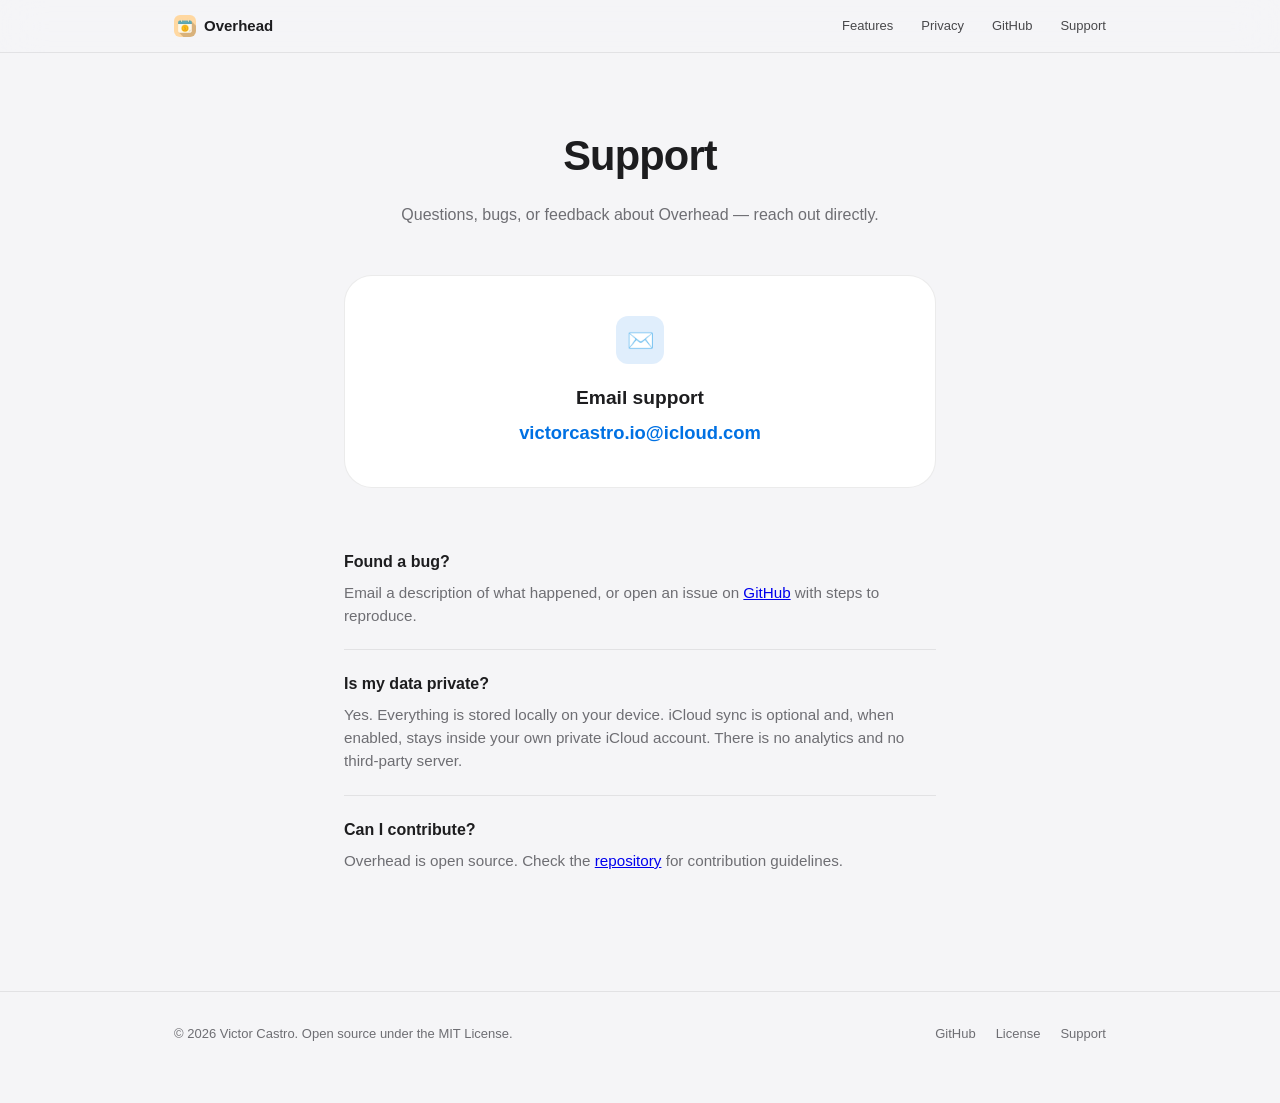
<file: docs/support.html>
<!DOCTYPE html>
<html lang="en">
<head>
  <meta charset="UTF-8" />
  <meta name="viewport" content="width=device-width, initial-scale=1.0" />
  <title>Support — Overhead</title>
  <meta name="description" content="Get help, report a bug, or ask a question about Overhead." />
  <link rel="icon" href="assets/icon.png" />
  <link rel="apple-touch-icon" href="assets/icon.png" />
  <link rel="stylesheet" href="assets/style.css" />
</head>
<body>

  <nav>
    <div class="wrap">
      <a class="brand" href="index.html">
        <img src="assets/icon.png" alt="" />
        Overhead
      </a>
      <div class="nav-links">
        <a href="index.html#features">Features</a>
        <a href="index.html#privacy">Privacy</a>
        <a href="https://github.com/victorcastro/overhead-app">GitHub</a>
        <a href="support.html">Support</a>
      </div>
    </div>
  </nav>

  <main class="page">
    <div class="wrap">
      <h1>Support</h1>
      <p class="lead">Questions, bugs, or feedback about Overhead — reach out directly.</p>

      <div class="contact-card">
        <div class="icon">✉️</div>
        <h2>Email support</h2>
        <a class="email" href="mailto:victorcastro.io@icloud.com">victorcastro.io@icloud.com</a>
      </div>

      <div class="faq">
        <div class="faq-item">
          <h3>Found a bug?</h3>
          <p>
            Email a description of what happened, or open an issue on
            <a href="https://github.com/victorcastro/overhead-app/issues">GitHub</a>
            with steps to reproduce.
          </p>
        </div>
        <div class="faq-item">
          <h3>Is my data private?</h3>
          <p>
            Yes. Everything is stored locally on your device. iCloud sync is
            optional and, when enabled, stays inside your own private iCloud
            account. There is no analytics and no third-party server.
          </p>
        </div>
        <div class="faq-item">
          <h3>Can I contribute?</h3>
          <p>
            Overhead is open source. Check the
            <a href="https://github.com/victorcastro/overhead-app">repository</a>
            for contribution guidelines.
          </p>
        </div>
      </div>
    </div>
  </main>

  <footer>
    <div class="wrap">
      <p>© 2026 Victor Castro. Open source under the MIT License.</p>
      <div class="links">
        <a href="https://github.com/victorcastro/overhead-app">GitHub</a>
        <a href="https://github.com/victorcastro/overhead-app/blob/main/LICENSE">License</a>
        <a href="support.html">Support</a>
      </div>
    </div>
  </footer>

</body>
</html>
</file>
<file: docs/assets/style.css>
:root {
  --bg: #f5f5f7;
  --surface: #ffffff;
  --text: #1d1d1f;
  --text-secondary: #6e6e73;
  --accent: #0071e3;
  --accent-hover: #0077ed;
  --border: rgba(0, 0, 0, 0.08);
  --shadow: 0 20px 40px rgba(0, 0, 0, 0.08);
  --radius-lg: 28px;
  --radius-md: 18px;
}

@media (prefers-color-scheme: dark) {
  :root {
    --bg: #000000;
    --surface: #1c1c1e;
    --text: #f5f5f7;
    --text-secondary: #98989d;
    --accent: #2997ff;
    --accent-hover: #57a9ff;
    --border: rgba(255, 255, 255, 0.1);
    --shadow: 0 20px 40px rgba(0, 0, 0, 0.4);
  }
}

* {
  box-sizing: border-box;
}

html {
  scroll-behavior: smooth;
}

body {
  margin: 0;
  background: var(--bg);
  color: var(--text);
  font-family: -apple-system, BlinkMacSystemFont, "SF Pro Text", "Segoe UI", Roboto, Helvetica, Arial, sans-serif;
  -webkit-font-smoothing: antialiased;
  line-height: 1.5;
}

.wrap {
  max-width: 980px;
  margin: 0 auto;
  padding: 0 24px;
}

nav {
  position: sticky;
  top: 0;
  z-index: 10;
  backdrop-filter: saturate(180%) blur(20px);
  background: color-mix(in srgb, var(--bg) 75%, transparent);
  border-bottom: 1px solid var(--border);
}

nav .wrap {
  display: flex;
  align-items: center;
  justify-content: space-between;
  height: 52px;
}

.brand {
  display: flex;
  align-items: center;
  gap: 8px;
  font-weight: 600;
  font-size: 15px;
  text-decoration: none;
  color: var(--text);
}

.brand img {
  width: 22px;
  height: 22px;
  border-radius: 6px;
  display: block;
}

.nav-links {
  display: flex;
  gap: 28px;
}

.nav-links a {
  color: var(--text);
  text-decoration: none;
  font-size: 13px;
  opacity: 0.8;
}

.nav-links a:hover {
  opacity: 1;
}

header.hero {
  text-align: center;
  padding: 88px 24px 48px;
}

.hero img.app-icon {
  width: 120px;
  height: 120px;
  border-radius: 27px;
  box-shadow: var(--shadow);
  margin-bottom: 28px;
}

h1 {
  font-size: clamp(2rem, 5vw, 3.2rem);
  font-weight: 700;
  letter-spacing: -0.02em;
  margin: 0 0 12px;
}

.tagline {
  font-size: clamp(1.05rem, 2.4vw, 1.4rem);
  color: var(--text-secondary);
  max-width: 640px;
  margin: 0 auto 32px;
  font-weight: 500;
}

.badges {
  display: flex;
  justify-content: center;
  gap: 8px;
  flex-wrap: wrap;
  margin-bottom: 36px;
}

.badges img {
  height: 22px;
}

.cta-row {
  display: flex;
  justify-content: center;
  gap: 14px;
  flex-wrap: wrap;
}

.btn {
  display: inline-flex;
  align-items: center;
  gap: 8px;
  padding: 13px 26px;
  border-radius: 980px;
  font-size: 15px;
  font-weight: 600;
  text-decoration: none;
  transition: transform 0.15s ease, background 0.15s ease;
}

.btn:active {
  transform: scale(0.97);
}

.btn-primary {
  background: var(--accent);
  color: #fff;
}

.btn-primary:hover {
  background: var(--accent-hover);
}

.btn-secondary {
  background: var(--surface);
  color: var(--text);
  border: 1px solid var(--border);
}

.screens {
  display: flex;
  justify-content: center;
  gap: 24px;
  flex-wrap: wrap;
  padding: 24px 24px 96px;
}

.screens img {
  width: 220px;
  border-radius: 32px;
  box-shadow: var(--shadow);
  border: 1px solid var(--border);
}

section.features {
  padding: 24px 0 96px;
}

.section-title {
  text-align: center;
  font-size: clamp(1.6rem, 3.5vw, 2.4rem);
  font-weight: 700;
  letter-spacing: -0.02em;
  margin: 0 0 48px;
}

.feature-grid {
  display: grid;
  grid-template-columns: repeat(3, 1fr);
  gap: 20px;
}

@media (max-width: 760px) {
  .feature-grid {
    grid-template-columns: 1fr;
  }
}

.feature-card {
  background: var(--surface);
  border: 1px solid var(--border);
  border-radius: var(--radius-lg);
  padding: 32px 28px;
}

.feature-card h3 {
  font-size: 1.15rem;
  margin: 0 0 10px;
}

.feature-card p {
  color: var(--text-secondary);
  font-size: 0.95rem;
  margin: 0;
}

section.privacy {
  padding: 0 0 96px;
}

.privacy-card {
  background: var(--surface);
  border: 1px solid var(--border);
  border-radius: var(--radius-lg);
  padding: 44px;
  text-align: center;
}

.privacy-card h2 {
  margin-top: 0;
  font-size: clamp(1.5rem, 3vw, 2rem);
}

.privacy-card p {
  color: var(--text-secondary);
  max-width: 620px;
  margin: 0 auto;
}

footer {
  border-top: 1px solid var(--border);
  padding: 32px 24px 60px;
}

footer .wrap {
  display: flex;
  justify-content: space-between;
  align-items: center;
  flex-wrap: wrap;
  gap: 12px;
}

footer p {
  margin: 0;
  color: var(--text-secondary);
  font-size: 13px;
}

footer .links {
  display: flex;
  gap: 20px;
}

footer a {
  color: var(--text-secondary);
  font-size: 13px;
  text-decoration: none;
}

footer a:hover {
  color: var(--text);
}

main.page {
  padding: 72px 24px 96px;
  min-height: 60vh;
}

main.page .wrap {
  max-width: 640px;
}

main.page h1 {
  font-size: clamp(1.8rem, 4vw, 2.6rem);
  text-align: center;
}

main.page .lead {
  text-align: center;
  color: var(--text-secondary);
  margin-bottom: 48px;
}

.contact-card {
  background: var(--surface);
  border: 1px solid var(--border);
  border-radius: var(--radius-lg);
  padding: 40px;
  text-align: center;
  margin-bottom: 24px;
}

.contact-card .icon {
  width: 48px;
  height: 48px;
  border-radius: 12px;
  background: color-mix(in srgb, var(--accent) 12%, transparent);
  display: flex;
  align-items: center;
  justify-content: center;
  margin: 0 auto 20px;
  font-size: 22px;
}

.contact-card h2 {
  margin: 0 0 6px;
  font-size: 1.2rem;
}

.contact-card a.email {
  font-size: 1.15rem;
  font-weight: 600;
  color: var(--accent);
  text-decoration: none;
}

.contact-card a.email:hover {
  text-decoration: underline;
}

.faq {
  margin-top: 40px;
}

.faq-item {
  border-bottom: 1px solid var(--border);
  padding: 22px 0;
}

.faq-item:last-child {
  border-bottom: none;
}

.faq-item h3 {
  margin: 0 0 8px;
  font-size: 1rem;
}

.faq-item p {
  margin: 0;
  color: var(--text-secondary);
  font-size: 0.95rem;
}
</file>
